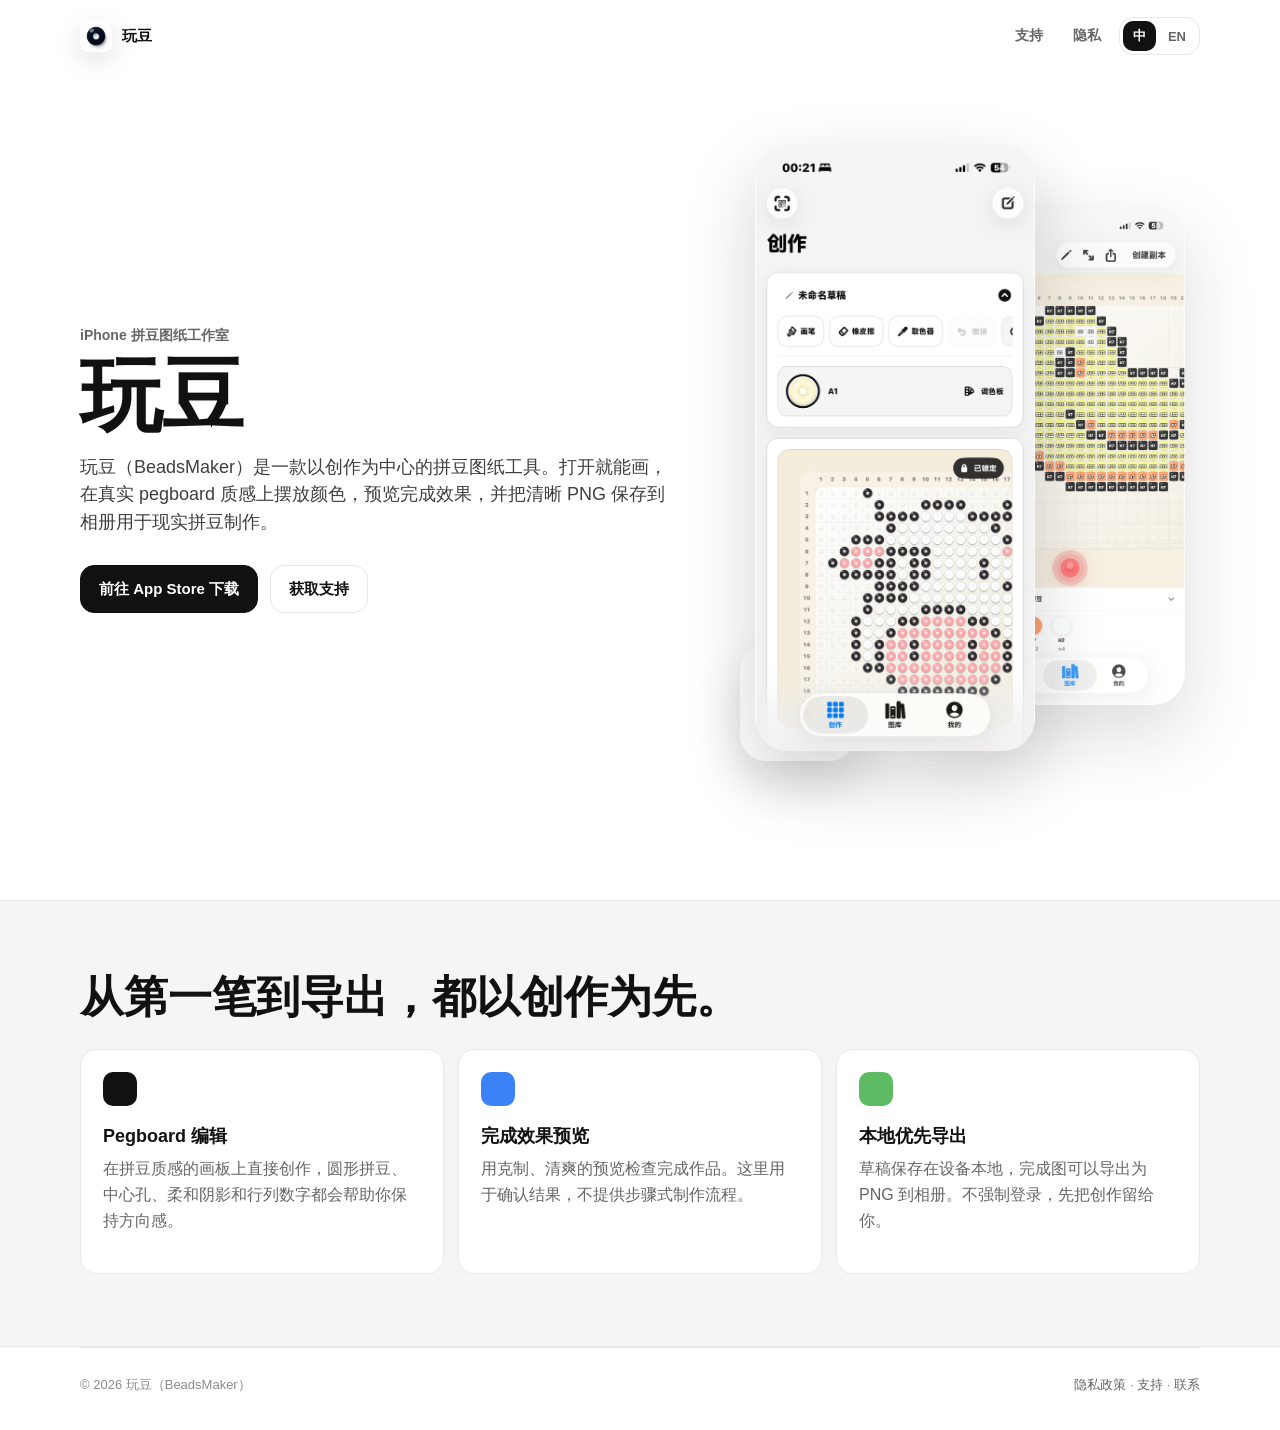
<file: docs/index.html>
<!doctype html>
<html lang="zh-CN" data-lang="zh">
<head>
  <meta charset="utf-8">
  <meta name="viewport" content="width=device-width, initial-scale=1">
  <meta name="description" content="玩豆（BeadsMaker）是一款以创作为中心的 iPhone 拼豆图纸工具。">
  <title>玩豆（BeadsMaker）</title>
  <script src="language.js"></script>
  <link rel="stylesheet" href="styles.css">
</head>
<body>
  <div class="site-shell">
    <nav class="site-nav" aria-label="Main navigation">
      <a class="brand-link" href="index.html" aria-label="玩豆（BeadsMaker）首页">
        <img src="assets/app-icon.png" alt="">
        <span data-lang-block="zh">玩豆</span><span data-lang-block="en">BeadsMaker</span>
      </a>
      <div class="nav-links">
        <a href="support.html"><span data-lang-block="zh">支持</span><span data-lang-block="en">Support</span></a>
        <a href="privacy.html"><span data-lang-block="zh">隐私</span><span data-lang-block="en">Privacy</span></a>
        <div class="language-switch" aria-label="Language">
          <button type="button" data-set-language="zh">中</button>
          <button type="button" data-set-language="en">EN</button>
        </div>
      </div>
    </nav>

    <main>
      <section class="hero">
        <div>
          <p class="eyebrow"><span data-lang-block="zh">iPhone 拼豆图纸工作室</span><span data-lang-block="en">iPhone bead pattern studio</span></p>
          <h1><span data-lang-block="zh">玩豆</span><span data-lang-block="en">BeadsMaker</span></h1>
          <p class="lead" data-lang-block="zh">玩豆（BeadsMaker）是一款以创作为中心的拼豆图纸工具。打开就能画，在真实 pegboard 质感上摆放颜色，预览完成效果，并把清晰 PNG 保存到相册用于现实拼豆制作。</p>
          <p class="lead" data-lang-block="en">A quiet, local-first studio for designing pixel bead patterns, previewing the finished piece, and exporting images for real-world crafting.</p>
          <div class="cta-row">
            <a class="button primary" href="https://apps.apple.com/cn/app/beadsmaker/id6764291982"><span data-lang-block="zh">前往 App Store 下载</span><span data-lang-block="en">Download on the App Store</span></a>
            <a class="button" href="support.html"><span data-lang-block="zh">获取支持</span><span data-lang-block="en">Get Support</span></a>
          </div>
        </div>

        <div class="hero-visual" aria-label="BeadsMaker App Store screenshots">
          <div class="screenshot-stage">
            <img class="screenshot-card screenshot-card-main" src="assets/screenshot-create.png" alt="BeadsMaker Create screen screenshot">
            <img class="screenshot-card screenshot-card-secondary" src="assets/screenshot-library.png" alt="BeadsMaker Library screen screenshot">
          </div>
          <div class="app-icon-card">
            <img src="assets/app-icon.png" alt="">
          </div>
        </div>
      </section>

      <section class="feature-band">
        <div class="section">
          <h2><span data-lang-block="zh">从第一笔到导出，都以创作为先。</span><span data-lang-block="en">Creation first, from first tap to export.</span></h2>
          <div class="feature-grid">
            <article class="feature">
              <div class="feature-mark"></div>
              <h3><span data-lang-block="zh">Pegboard 编辑</span><span data-lang-block="en">Pegboard editing</span></h3>
              <p><span data-lang-block="zh">在拼豆质感的画板上直接创作，圆形拼豆、中心孔、柔和阴影和行列数字都会帮助你保持方向感。</span><span data-lang-block="en">Draw directly on a bead-style board with round beads, center holes, soft shadows, and numbered orientation marks.</span></p>
            </article>
            <article class="feature">
              <div class="feature-mark"></div>
              <h3><span data-lang-block="zh">完成效果预览</span><span data-lang-block="en">Finished preview</span></h3>
              <p><span data-lang-block="zh">用克制、清爽的预览检查完成作品。这里用于确认结果，不提供步骤式制作流程。</span><span data-lang-block="en">Inspect the completed piece in a restrained preview designed for checking the work, not walking through making steps.</span></p>
            </article>
            <article class="feature">
              <div class="feature-mark"></div>
              <h3><span data-lang-block="zh">本地优先导出</span><span data-lang-block="en">Local-first export</span></h3>
              <p><span data-lang-block="zh">草稿保存在设备本地，完成图可以导出为 PNG 到相册。不强制登录，先把创作留给你。</span><span data-lang-block="en">Save drafts on device, export finished PNG images to Photos, and keep creating without forced login.</span></p>
            </article>
          </div>
        </div>
      </section>
    </main>

    <footer class="site-footer">
      <span>&copy; 2026 玩豆（BeadsMaker）</span>
      <span><a href="privacy.html"><span data-lang-block="zh">隐私政策</span><span data-lang-block="en">Privacy Policy</span></a> · <a href="support.html"><span data-lang-block="zh">支持</span><span data-lang-block="en">Support</span></a> · <a href="mailto:kazecreator@gmail.com"><span data-lang-block="zh">联系</span><span data-lang-block="en">Contact</span></a></span>
    </footer>
  </div>
</body>
</html>
</file>
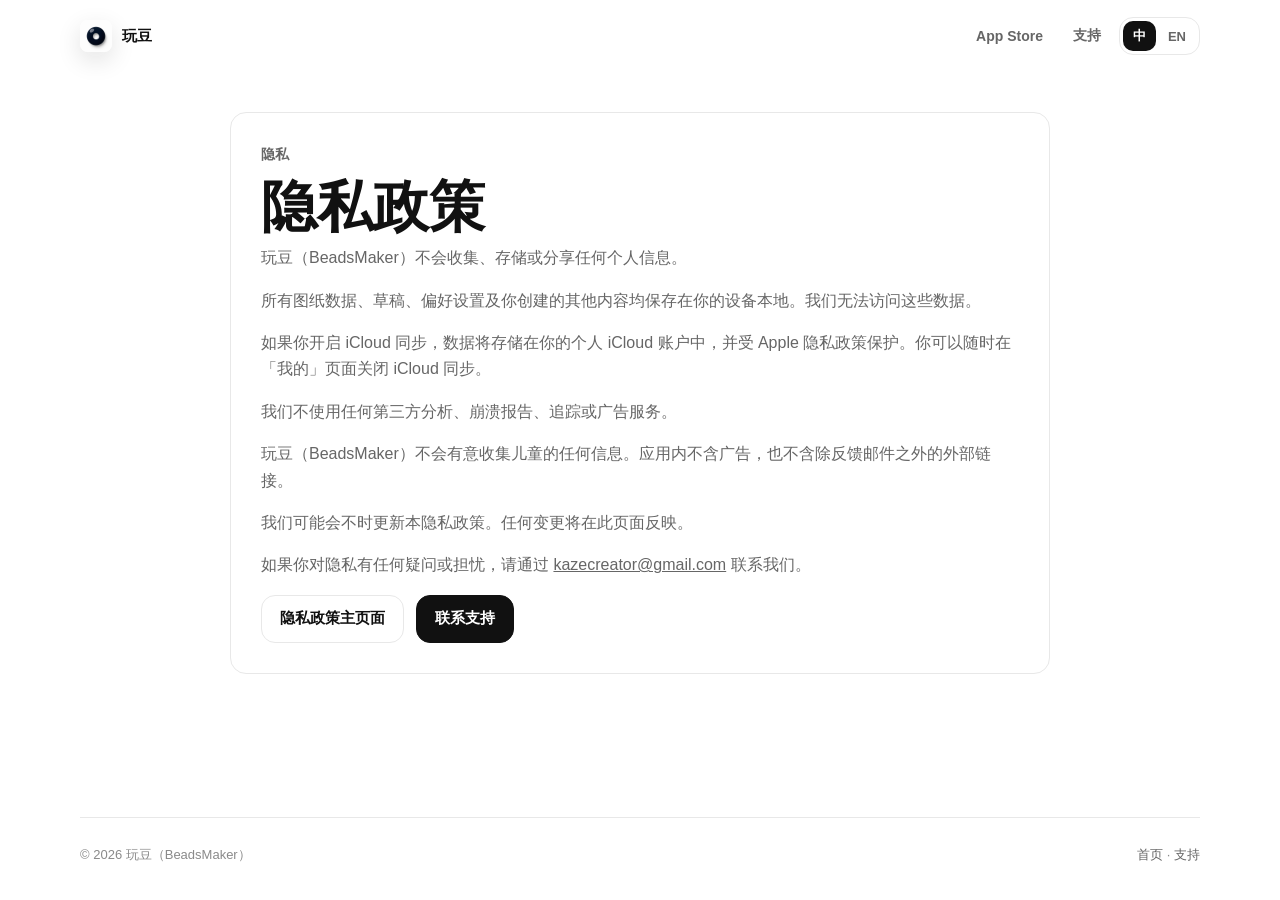
<file: docs/privacy-zh.html>
<!doctype html>
<html lang="zh-CN" data-lang="zh">
<head>
  <meta charset="utf-8">
  <meta name="viewport" content="width=device-width, initial-scale=1">
  <meta name="description" content="玩豆（BeadsMaker）隐私政策。">
  <title>隐私政策 — 玩豆（BeadsMaker）</title>
  <script src="language.js"></script>
  <link rel="stylesheet" href="styles.css">
</head>
<body>
  <div class="site-shell">
    <nav class="site-nav" aria-label="Main navigation">
      <a class="brand-link" href="index.html" aria-label="玩豆（BeadsMaker）首页">
        <img src="assets/app-icon.png" alt="">
        <span data-lang-block="zh">玩豆</span><span data-lang-block="en">BeadsMaker</span>
      </a>
      <div class="nav-links">
        <a href="https://apps.apple.com/cn/app/beadsmaker/id6764291982">App Store</a>
        <a href="support.html"><span data-lang-block="zh">支持</span><span data-lang-block="en">Support</span></a>
        <div class="language-switch" aria-label="Language">
          <button type="button" data-set-language="zh">中</button>
          <button type="button" data-set-language="en">EN</button>
        </div>
      </div>
    </nav>

    <main class="content-page">
      <article class="content-card">
        <p class="eyebrow"><span data-lang-block="zh">隐私</span><span data-lang-block="en">Privacy</span></p>
        <div data-lang-block="zh">
          <h1>隐私政策</h1>
          <p>玩豆（BeadsMaker）不会收集、存储或分享任何个人信息。</p>
          <p>所有图纸数据、草稿、偏好设置及你创建的其他内容均保存在你的设备本地。我们无法访问这些数据。</p>
          <p>如果你开启 iCloud 同步，数据将存储在你的个人 iCloud 账户中，并受 Apple 隐私政策保护。你可以随时在「我的」页面关闭 iCloud 同步。</p>
          <p>我们不使用任何第三方分析、崩溃报告、追踪或广告服务。</p>
          <p>玩豆（BeadsMaker）不会有意收集儿童的任何信息。应用内不含广告，也不含除反馈邮件之外的外部链接。</p>
          <p>我们可能会不时更新本隐私政策。任何变更将在此页面反映。</p>
          <p>如果你对隐私有任何疑问或担忧，请通过 <a href="mailto:kazecreator@gmail.com">kazecreator@gmail.com</a> 联系我们。</p>
        </div>
        <div data-lang-block="en">
          <h1>Privacy Policy</h1>
          <p>玩豆（BeadsMaker） does not collect, store, or share any personal information.</p>
          <p>All pattern data, drafts, preferences, and other content you create are stored locally on your device. We do not have access to this data.</p>
          <p>If you enable iCloud Sync, your data is stored in your personal iCloud account and is governed by Apple's privacy policy. You can disable iCloud Sync at any time from the Profile screen.</p>
          <p>We do not use any third-party analytics, tracking, crash reporting, or advertising services.</p>
          <p>玩豆（BeadsMaker） does not knowingly collect any information from children. The app contains no ads and no links to external sites beyond the Feedback email.</p>
          <p>We may update this privacy policy from time to time. Any changes will be reflected on this page.</p>
          <p>If you have any questions or concerns about privacy, please contact us at <a href="mailto:kazecreator@gmail.com">kazecreator@gmail.com</a>.</p>
        </div>
        <div class="cta-row">
          <a class="button" href="privacy.html"><span data-lang-block="zh">隐私政策主页面</span><span data-lang-block="en">Privacy policy main page</span></a>
          <a class="button primary" href="mailto:kazecreator@gmail.com"><span data-lang-block="zh">联系支持</span><span data-lang-block="en">Contact</span></a>
        </div>
      </article>
    </main>

    <footer class="site-footer">
      <span>&copy; 2026 玩豆（BeadsMaker）</span>
      <span><a href="index.html"><span data-lang-block="zh">首页</span><span data-lang-block="en">Home</span></a> · <a href="support.html"><span data-lang-block="zh">支持</span><span data-lang-block="en">Support</span></a></span>
    </footer>
  </div>
</body>
</html>
</file>
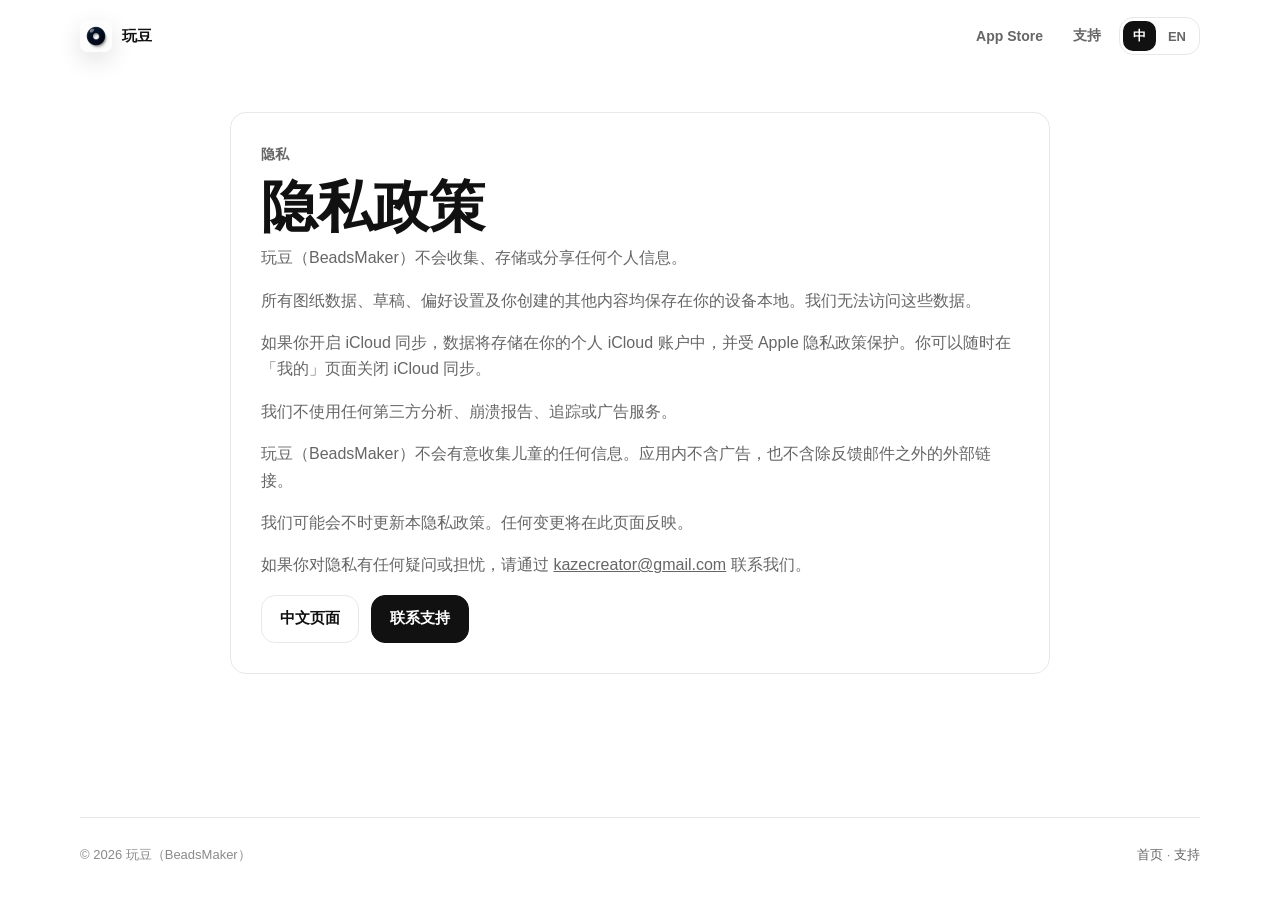
<file: docs/privacy.html>
<!doctype html>
<html lang="zh-CN" data-lang="zh">
<head>
  <meta charset="utf-8">
  <meta name="viewport" content="width=device-width, initial-scale=1">
  <meta name="description" content="玩豆（BeadsMaker）隐私政策。">
  <title>Privacy Policy — 玩豆（BeadsMaker）</title>
  <script src="language.js"></script>
  <link rel="stylesheet" href="styles.css">
</head>
<body>
  <div class="site-shell">
    <nav class="site-nav" aria-label="Main navigation">
      <a class="brand-link" href="index.html" aria-label="玩豆（BeadsMaker）首页">
        <img src="assets/app-icon.png" alt="">
        <span data-lang-block="zh">玩豆</span><span data-lang-block="en">BeadsMaker</span>
      </a>
      <div class="nav-links">
        <a href="https://apps.apple.com/cn/app/beadsmaker/id6764291982">App Store</a>
        <a href="support.html"><span data-lang-block="zh">支持</span><span data-lang-block="en">Support</span></a>
        <div class="language-switch" aria-label="Language">
          <button type="button" data-set-language="zh">中</button>
          <button type="button" data-set-language="en">EN</button>
        </div>
      </div>
    </nav>

    <main class="content-page">
      <article class="content-card">
        <p class="eyebrow"><span data-lang-block="zh">隐私</span><span data-lang-block="en">Privacy</span></p>
        <div data-lang-block="zh">
          <h1>隐私政策</h1>
          <p>玩豆（BeadsMaker）不会收集、存储或分享任何个人信息。</p>
          <p>所有图纸数据、草稿、偏好设置及你创建的其他内容均保存在你的设备本地。我们无法访问这些数据。</p>
          <p>如果你开启 iCloud 同步，数据将存储在你的个人 iCloud 账户中，并受 Apple 隐私政策保护。你可以随时在「我的」页面关闭 iCloud 同步。</p>
          <p>我们不使用任何第三方分析、崩溃报告、追踪或广告服务。</p>
          <p>玩豆（BeadsMaker）不会有意收集儿童的任何信息。应用内不含广告，也不含除反馈邮件之外的外部链接。</p>
          <p>我们可能会不时更新本隐私政策。任何变更将在此页面反映。</p>
          <p>如果你对隐私有任何疑问或担忧，请通过 <a href="mailto:kazecreator@gmail.com">kazecreator@gmail.com</a> 联系我们。</p>
        </div>
        <div data-lang-block="en">
          <h1>Privacy Policy</h1>
          <p>玩豆（BeadsMaker） does not collect, store, or share any personal information.</p>
          <p>All pattern data, drafts, preferences, and other content you create are stored locally on your device. We do not have access to this data.</p>
          <p>If you enable iCloud Sync, your data is stored in your personal iCloud account and is governed by Apple's privacy policy. You can disable iCloud Sync at any time from the Profile screen.</p>
          <p>We do not use any third-party analytics, tracking, crash reporting, or advertising services.</p>
          <p>玩豆（BeadsMaker） does not knowingly collect any information from children. The app contains no ads and no links to external sites beyond the Feedback email.</p>
          <p>We may update this privacy policy from time to time. Any changes will be reflected on this page.</p>
          <p>If you have any questions or concerns about privacy, please contact us at <a href="mailto:kazecreator@gmail.com">kazecreator@gmail.com</a>.</p>
        </div>
        <div class="cta-row">
          <a class="button" href="privacy-zh.html"><span data-lang-block="zh">中文页面</span><span data-lang-block="en">Chinese page</span></a>
          <a class="button primary" href="mailto:kazecreator@gmail.com"><span data-lang-block="zh">联系支持</span><span data-lang-block="en">Contact</span></a>
        </div>
      </article>
    </main>

    <footer class="site-footer">
      <span>&copy; 2026 玩豆（BeadsMaker）</span>
      <span><a href="index.html"><span data-lang-block="zh">首页</span><span data-lang-block="en">Home</span></a> · <a href="support.html"><span data-lang-block="zh">支持</span><span data-lang-block="en">Support</span></a></span>
    </footer>
  </div>
</body>
</html>
</file>
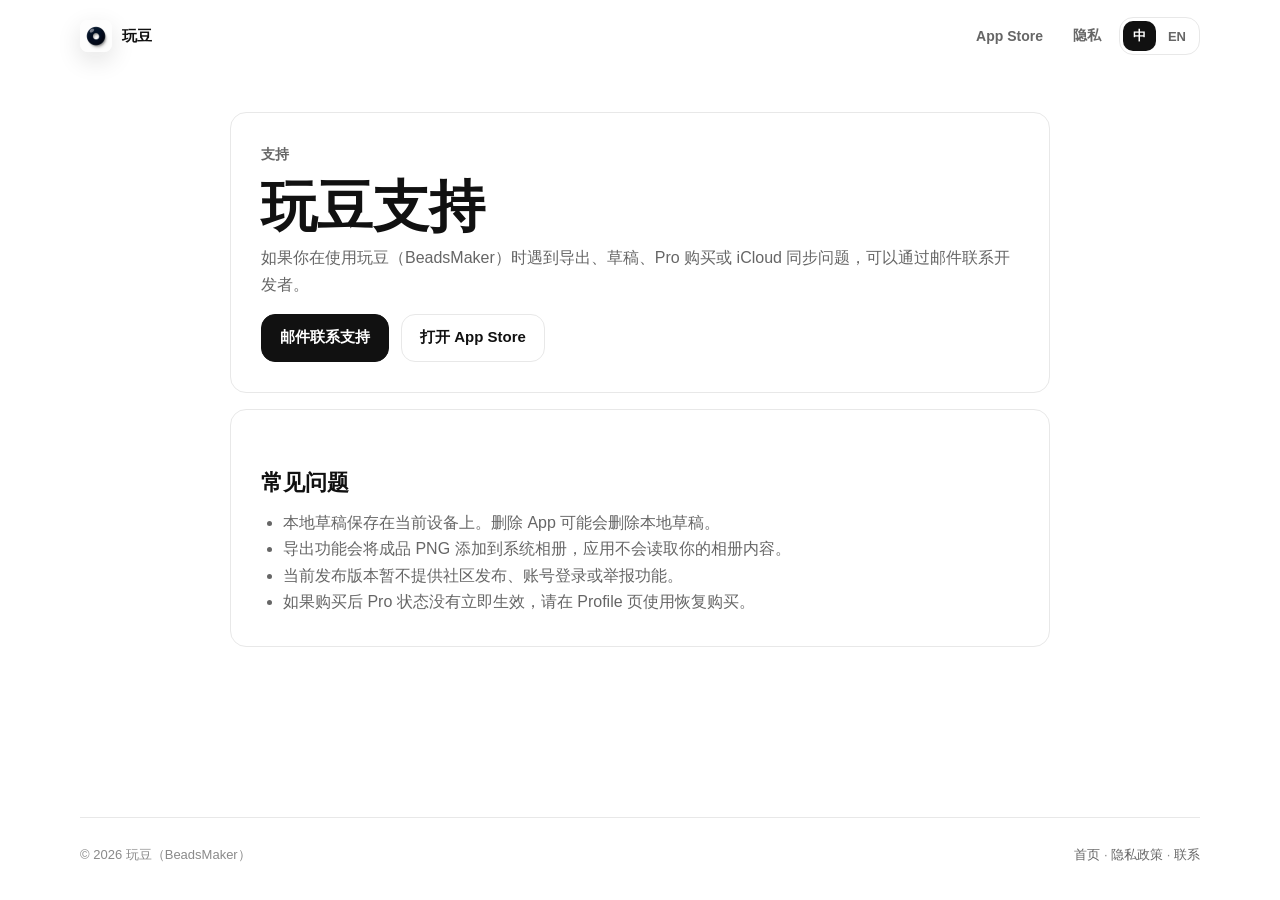
<file: docs/support.html>
<!doctype html>
<html lang="zh-CN" data-lang="zh">
<head>
  <meta charset="utf-8">
  <meta name="viewport" content="width=device-width, initial-scale=1">
  <meta name="description" content="玩豆（BeadsMaker）支持页面。">
  <title>Support — 玩豆（BeadsMaker）</title>
  <script src="language.js"></script>
  <link rel="stylesheet" href="styles.css">
</head>
<body>
  <div class="site-shell">
    <nav class="site-nav" aria-label="Main navigation">
      <a class="brand-link" href="index.html" aria-label="玩豆（BeadsMaker）首页">
        <img src="assets/app-icon.png" alt="">
        <span data-lang-block="zh">玩豆</span><span data-lang-block="en">BeadsMaker</span>
      </a>
      <div class="nav-links">
        <a href="https://apps.apple.com/cn/app/beadsmaker/id6764291982">App Store</a>
        <a href="privacy.html"><span data-lang-block="zh">隐私</span><span data-lang-block="en">Privacy</span></a>
        <div class="language-switch" aria-label="Language">
          <button type="button" data-set-language="zh">中</button>
          <button type="button" data-set-language="en">EN</button>
        </div>
      </div>
    </nav>

    <main class="content-page">
      <section class="content-card">
        <p class="eyebrow"><span data-lang-block="zh">支持</span><span data-lang-block="en">Support</span></p>
        <h1><span data-lang-block="zh">玩豆支持</span><span data-lang-block="en">Wandou (BeadsMaker) Support</span></h1>
        <p class="muted" data-lang-block="zh">如果你在使用玩豆（BeadsMaker）时遇到导出、草稿、Pro 购买或 iCloud 同步问题，可以通过邮件联系开发者。</p>
        <p class="muted" data-lang-block="en">If you run into export, draft, Pro purchase, or iCloud sync issues while using Wandou (BeadsMaker), email the developer for support.</p>
        <div class="cta-row">
          <a class="button primary" href="mailto:kazecreator@gmail.com"><span data-lang-block="zh">邮件联系支持</span><span data-lang-block="en">Email Support</span></a>
          <a class="button" href="https://apps.apple.com/cn/app/beadsmaker/id6764291982"><span data-lang-block="zh">打开 App Store</span><span data-lang-block="en">Open App Store</span></a>
        </div>
      </section>

      <section class="content-card" data-lang-block="zh">
        <h2>常见问题</h2>
        <ul>
          <li>本地草稿保存在当前设备上。删除 App 可能会删除本地草稿。</li>
          <li>导出功能会将成品 PNG 添加到系统相册，应用不会读取你的相册内容。</li>
          <li>当前发布版本暂不提供社区发布、账号登录或举报功能。</li>
          <li>如果购买后 Pro 状态没有立即生效，请在 Profile 页使用恢复购买。</li>
        </ul>
      </section>

      <section class="content-card" data-lang-block="en">
        <h2>Wandou (BeadsMaker) Support</h2>
        <ul>
          <li>Local drafts are stored on this device. Removing the app may delete local drafts.</li>
          <li>Export adds finished PNG images to Photos. The app does not read your photo library.</li>
          <li>This release does not provide community publishing, account sign-in, or reporting features.</li>
          <li>If Pro does not appear immediately after purchase, use Restore Purchase in Profile.</li>
        </ul>
      </section>
    </main>

    <footer class="site-footer">
      <span>&copy; 2026 玩豆（BeadsMaker）</span>
      <span><a href="index.html"><span data-lang-block="zh">首页</span><span data-lang-block="en">Home</span></a> · <a href="privacy.html"><span data-lang-block="zh">隐私政策</span><span data-lang-block="en">Privacy Policy</span></a> · <a href="mailto:kazecreator@gmail.com"><span data-lang-block="zh">联系</span><span data-lang-block="en">Contact</span></a></span>
    </footer>
  </div>
</body>
</html>
</file>
<file: docs/styles.css>
:root {
  color-scheme: light;
  --ink: #111111;
  --muted: #666666;
  --soft: #8a8a8a;
  --background: #ffffff;
  --surface: #f5f5f5;
  --line: #e8e8e8;
  --coral: #ff5a36;
  --blue: #3b82f6;
  --yellow: #f4c542;
  --green: #5dbb63;
  --radius-card: 16px;
  --radius-button: 14px;
  font-family: -apple-system, BlinkMacSystemFont, "SF Pro Display", "SF Pro Text", "Segoe UI", sans-serif;
}

* {
  box-sizing: border-box;
}

html {
  background: var(--background);
}

html[data-lang="zh"] [data-lang-block="en"],
html[data-lang="en"] [data-lang-block="zh"] {
  display: none !important;
}

body {
  margin: 0;
  min-height: 100vh;
  background: var(--background);
  color: var(--ink);
  font-family: -apple-system, BlinkMacSystemFont, "SF Pro Display", "SF Pro Text", "Segoe UI", sans-serif;
  letter-spacing: 0;
  overflow-x: hidden;
}

a {
  color: inherit;
}

.site-shell {
  min-height: 100vh;
  display: flex;
  flex-direction: column;
}

.site-nav {
  width: min(1120px, calc(100% - 40px));
  margin: 0 auto;
  height: 72px;
  display: flex;
  align-items: center;
  justify-content: space-between;
  gap: 20px;
}

.brand-link {
  display: inline-flex;
  align-items: center;
  flex-shrink: 0;
  gap: 10px;
  text-decoration: none;
  font-size: 15px;
  font-weight: 700;
}

.brand-link img {
  width: 32px;
  height: 32px;
  border-radius: 8px;
  box-shadow: 0 8px 24px rgba(17, 17, 17, 0.12);
}

.nav-links {
  display: flex;
  align-items: center;
  flex-shrink: 0;
  gap: 6px;
}

.nav-links a {
  min-height: 38px;
  display: inline-flex;
  align-items: center;
  padding: 0 12px;
  border-radius: 12px;
  color: var(--muted);
  font-size: 14px;
  font-weight: 600;
  text-decoration: none;
  white-space: nowrap;
}

.nav-links a:hover {
  background: var(--surface);
  color: var(--ink);
}

.language-switch {
  display: inline-flex;
  align-items: center;
  gap: 2px;
  padding: 3px;
  border: 1px solid var(--line);
  border-radius: 14px;
  background: #ffffff;
}

.language-switch button {
  min-height: 30px;
  border: 0;
  border-radius: 10px;
  padding: 0 10px;
  background: transparent;
  color: var(--muted);
  font: inherit;
  font-size: 13px;
  font-weight: 700;
  cursor: pointer;
}

.language-switch button.is-active {
  background: var(--ink);
  color: #ffffff;
}

.hero {
  width: min(1120px, calc(100% - 40px));
  margin: 0 auto;
  min-height: calc(100svh - 72px);
  padding: 40px 0 72px;
  display: grid;
  grid-template-columns: minmax(0, 1fr) minmax(320px, 460px);
  align-items: center;
  gap: 64px;
}

.eyebrow {
  margin: 0 0 12px;
  color: var(--muted);
  font-size: 14px;
  font-weight: 700;
}

h1,
h2,
h3,
p {
  margin-top: 0;
}

h1 {
  max-width: 680px;
  margin-bottom: 18px;
  font-size: clamp(44px, 7vw, 82px);
  line-height: 0.96;
  letter-spacing: 0;
}

.lead {
  max-width: 610px;
  margin-bottom: 28px;
  color: #3f3f3f;
  font-size: 18px;
  line-height: 1.55;
}

.cta-row {
  display: flex;
  flex-wrap: wrap;
  gap: 12px;
  align-items: center;
}

.button {
  min-height: 48px;
  display: inline-flex;
  align-items: center;
  justify-content: center;
  gap: 9px;
  padding: 0 18px;
  border-radius: var(--radius-button);
  border: 1px solid var(--line);
  background: #ffffff;
  color: var(--ink);
  font-size: 15px;
  font-weight: 700;
  text-decoration: none;
}

.button.primary {
  border-color: var(--ink);
  background: var(--ink);
  color: #ffffff;
}

.button:hover {
  transform: translateY(-1px);
}

.hero-visual {
  position: relative;
  display: grid;
  place-items: center;
  min-height: 650px;
}

.screenshot-stage {
  width: min(430px, 86vw);
  min-height: 650px;
  position: relative;
}

.screenshot-card {
  display: block;
  width: 280px;
  border-radius: 32px;
  background: #ffffff;
  box-shadow: 0 28px 70px rgba(17, 17, 17, 0.18);
}

.screenshot-card-main {
  position: relative;
  z-index: 2;
}

.screenshot-card-secondary {
  position: absolute;
  z-index: 1;
  right: 0;
  top: 62px;
  width: 230px;
  opacity: 0.78;
}

.app-icon-card {
  position: absolute;
  left: 0;
  bottom: 34px;
  width: 116px;
  height: 116px;
  border-radius: 26px;
  background: #ffffff;
  box-shadow: 0 18px 48px rgba(17, 17, 17, 0.14);
  display: grid;
  place-items: center;
}

.app-icon-card img {
  width: 84px;
  height: 84px;
  border-radius: 20px;
}

.feature-band {
  background: var(--surface);
  border-top: 1px solid var(--line);
  border-bottom: 1px solid var(--line);
}

.section {
  width: min(1120px, calc(100% - 40px));
  margin: 0 auto;
  padding: 72px 0;
}

.section h2 {
  margin-bottom: 28px;
  font-size: clamp(28px, 4vw, 44px);
  line-height: 1.08;
  letter-spacing: 0;
}

.feature-grid {
  display: grid;
  grid-template-columns: repeat(3, minmax(0, 1fr));
  gap: 14px;
}

.feature {
  min-height: 170px;
  padding: 22px;
  border-radius: var(--radius-card);
  background: #ffffff;
  border: 1px solid var(--line);
}

.feature-mark {
  width: 34px;
  height: 34px;
  margin-bottom: 18px;
  border-radius: 10px;
  background: var(--ink);
}

.feature:nth-child(2) .feature-mark { background: var(--blue); }
.feature:nth-child(3) .feature-mark { background: var(--green); }

.feature h3 {
  margin-bottom: 8px;
  font-size: 18px;
}

.feature p,
.content-card p,
.content-card li {
  color: var(--muted);
  line-height: 1.65;
}

.content-page {
  width: min(820px, calc(100% - 40px));
  margin: 0 auto;
  padding: 40px 0 72px;
}

.content-card {
  padding: 30px;
  border: 1px solid var(--line);
  border-radius: var(--radius-card);
  background: #ffffff;
  overflow-wrap: anywhere;
}

.content-card + .content-card {
  margin-top: 16px;
}

.content-card h1 {
  margin-bottom: 10px;
  font-size: clamp(34px, 6vw, 56px);
  line-height: 1.02;
}

.content-card h2 {
  margin: 28px 0 12px;
  font-size: 22px;
}

.content-card ul {
  margin: 0;
  padding-left: 22px;
}

.muted {
  color: var(--muted);
}

.site-footer {
  width: min(1120px, calc(100% - 40px));
  margin: auto auto 0;
  padding: 28px 0 36px;
  display: flex;
  justify-content: space-between;
  gap: 20px;
  border-top: 1px solid var(--line);
  color: var(--soft);
  font-size: 13px;
}

.site-footer a {
  color: var(--muted);
  text-decoration: none;
}

.site-footer a:hover {
  color: var(--ink);
}

@media (max-width: 860px) {
  .site-nav {
    width: min(100% - 28px, 1120px);
    gap: 12px;
  }

  .nav-links {
    gap: 4px;
  }

  .brand-link span {
    white-space: nowrap;
  }

  .hero {
    width: min(100% - 28px, 1120px);
    min-height: auto;
    padding: 34px 0 54px;
    grid-template-columns: 1fr;
    gap: 34px;
  }

  h1 {
    font-size: 48px;
  }

  .lead {
    font-size: 17px;
  }

  .hero-visual {
    min-height: auto;
  }

  .screenshot-stage {
    width: min(100%, 390px);
    min-height: 590px;
  }

  .screenshot-card {
    width: min(255px, 72vw);
    border-radius: 28px;
  }

  .screenshot-card-secondary {
    width: min(210px, 58vw);
    top: 54px;
  }

  .app-icon-card {
    display: none;
  }

  .section,
  .content-page,
  .site-footer {
    width: min(100% - 28px, 1120px);
  }

  .section {
    padding: 52px 0;
  }

  .feature-grid {
    grid-template-columns: 1fr;
  }

  .content-card {
    padding: 22px;
  }

  .site-footer {
    flex-direction: column;
  }
}

@media (max-width: 520px) {
  .site-nav {
    width: min(100% - 72px, 1120px);
    height: 64px;
    gap: 8px;
  }

  .brand-link {
    gap: 8px;
    font-size: 13px;
  }

  .brand-link img {
    width: 28px;
    height: 28px;
    border-radius: 7px;
  }

  .nav-links a {
    display: none;
  }

  .language-switch {
    padding: 2px;
  }

  .language-switch button {
    min-height: 28px;
    padding: 0 7px;
    font-size: 12px;
  }

  h1 {
    font-size: 42px;
  }

  .cta-row .button {
    width: 100%;
    min-width: 0;
    white-space: normal;
    text-align: center;
    line-height: 1.2;
    padding-top: 12px;
    padding-bottom: 12px;
  }
}
</file>
